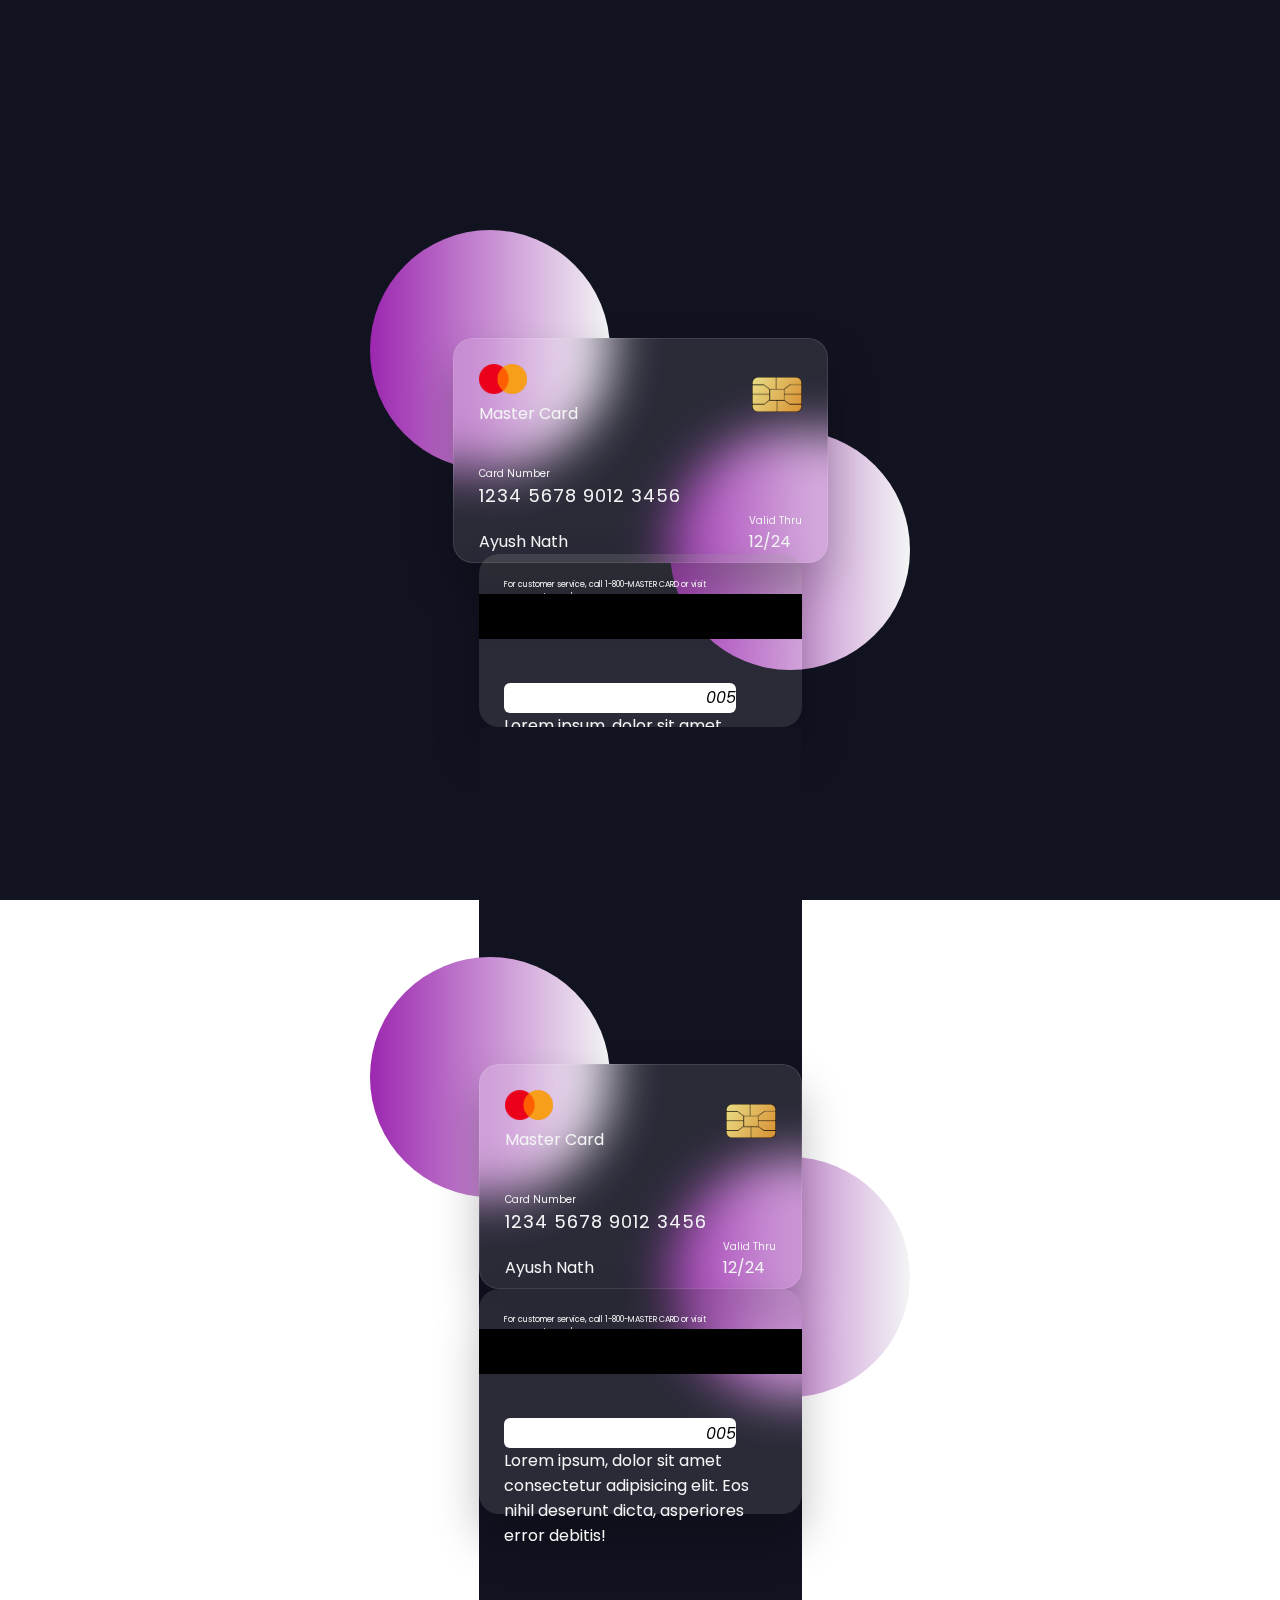
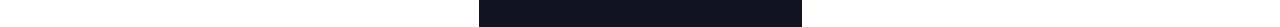
<file: Flipping Card UI design/index.html>
<!DOCTYPE html>
<html lang="en">
<head>
    <meta charset="UTF-8">
    <meta name="viewport" content="width=device-width, initial-scale=1.0">
    <title>Flipping Card UI Design</title>

    <link rel="stylesheet" href="style.css">
</head>
<body>
    <section>
        <div class="container">
            <div class="card front-face">
                <header>
                    <span class="logo">
  <img src="images/logo.png" alt="Logo">
  <h5>Master Card</h5>
</span>
<img src="images/chip.png" alt="EMV chip, a metallic square microprocessor commonly found on credit and debit cards for secure transactions" class="chip">
                </header>
                <div class="card-details">
                    <div class="name-number">
                        <h6>Card Number</h6>
                        <h5 class = "number">1234 5678 9012 3456</h5>
                        <h5 class="name">Ayush Nath</h5>
                    </div>

                    <div class="valid-thru">
                        <h6>Valid Thru</h6>
                        <h5 class="date">12/24</h5>
                </div>
            </div>

            <div class="card back-face">
                <h6>
                    For customer service, call 1-800-MASTER CARD or visit www.mastercard.com</h6>
                    <span class="magnetic-strip"></span>
                    <div class="signature"><i>005</i></div>
                    <h5>Lorem ipsum, dolor sit amet consectetur adipisicing elit. Eos nihil deserunt dicta, asperiores error debitis!</h5>
            </div>
        <!DOCTYPE html>
        <html lang="en">
        <head>
            <meta charset="UTF-8">
            <meta name="viewport" content="width=device-width, initial-scale=1.0">
            <title>Flipping Card UI Design</title>
            <link rel="stylesheet" href="style.css">
        </head>
        <body>
            <section>
                <div class="container">
                    <div class="card front-face">
                        <header>
                            <span class="logo">
                                <img src="images/logo.png" alt="Logo">
                                <h5>Master Card</h5>
                            </span>
                            <img src="images/chip.png" alt="EMV chip, a metallic square microprocessor commonly found on credit and debit cards for secure transactions" class="chip">
                        </header>
                        <div class="card-details">
                            <div class="name-number">
                                <h6>Card Number</h6>
                                <h5 class="number">1234 5678 9012 3456</h5>
                                <h5 class="name">Ayush Nath</h5>
                            </div>
                            <div class="valid-thru">
                                <h6>Valid Thru</h6>
                                <h5 class="date">12/24</h5>
                            </div>
                        </div>
                    </div>

                    <div class="card back-face">
                        <h6>For customer service, call 1-800-MASTER CARD or visit www.mastercard.com</h6>
                        <span class="magnetic-strip"></span>
                        <div class="signature"><i>005</i></div>
                        <h5>Lorem ipsum, dolor sit amet consectetur adipisicing elit. Eos nihil deserunt dicta, asperiores error debitis!</h5>
                    </div>
                </div>
            </section>
        </body>
        </html>
        </div>
    </section>
</body>
</html>
</file>
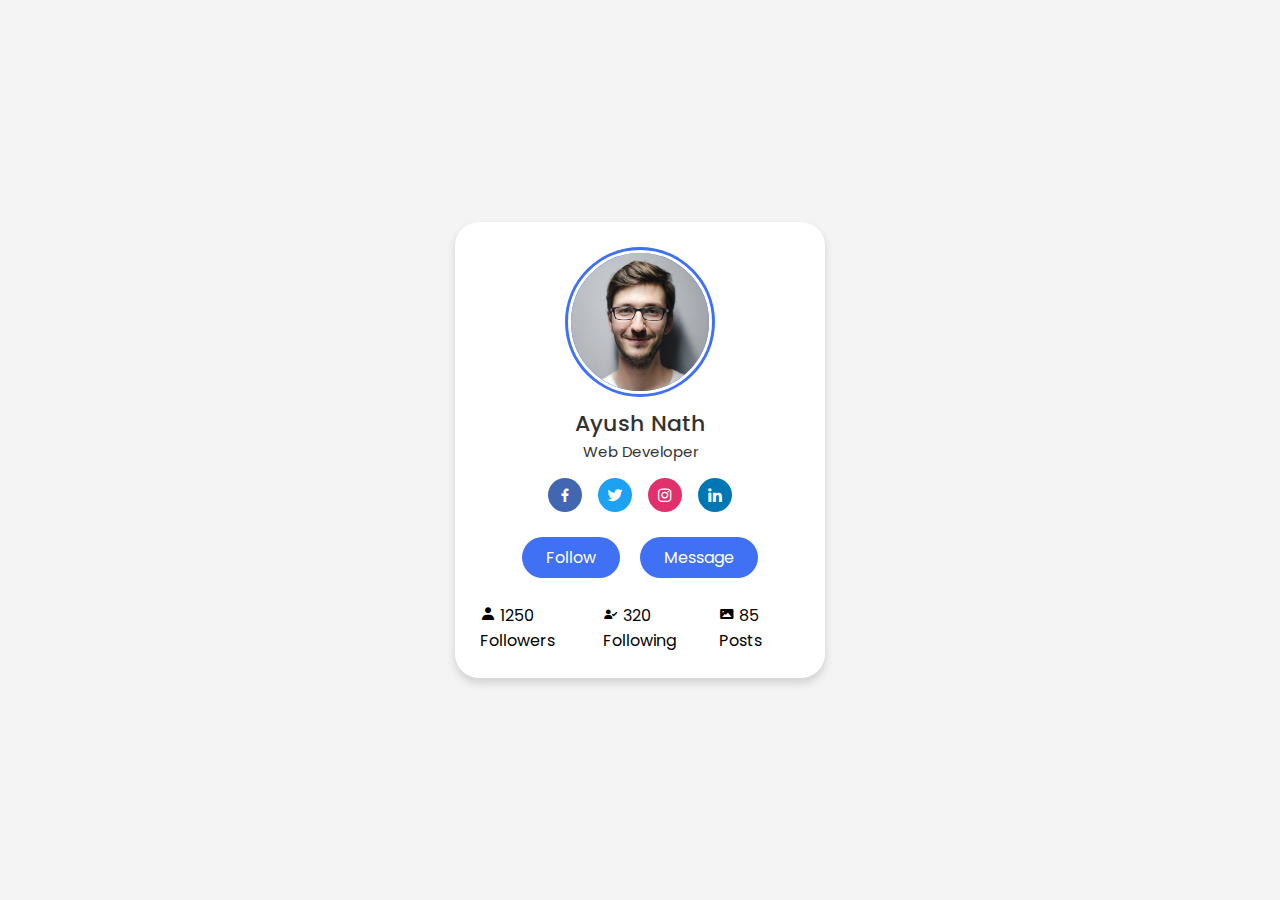
<file: profile ui design/index.html>
<!DOCTYPE html>
<html lang="en">
<head>
    <meta charset="UTF-8">
    <meta name="viewport" content="width=device-width, initial-scale=1.0">
    <title>Profile Card UI Design</title>
    <link rel="stylesheet" href="style.css">

    <link href='https://unpkg.com/boxicons@2.1.4/css/boxicons.min.css' rel='stylesheet'>
</head>
<body> 
    <div class="profile-card">
        <div class="image">
            <img src="profile.jpg" alt="A man with short brown hair and glasses wearing a white shirt, smiling warmly at the camera against a plain gray background." class="profile-img">
        </div>
        <div class="text-data">
            <span class="name">Ayush Nath</span>
            <span class="job">Web Developer</span>
        </div>

        <div class="media-buttons">
            <a href="#" class="media-btn" style="background: #4267b2;"><i class='bx bxl-facebook'></i></a>
            <a href="#" class="media-btn" style="background: #1da1f2;"><i class='bx bxl-twitter'></i></a>
            <a href="#" class="media-btn" style="background: #e1306c;"><i class='bx bxl-instagram'></i></a>
            <a href="#" class="media-btn" style="background: #0077b5;"><i class='bx bxl-linkedin'></i></a>
        </div>

        <div class="buttons">
            <button class="button">Follow</button>
            <button class="button">Message</button>
        </div>

        <div class="analytics">
            <div class="analytics-data">
            <i class='bx bxs-user'></i>
            <span class="number">1250</span>
            <span class="label">Followers</span>
            </div>
            <div class="analytics-data">
            <i class='bx bxs-user-check'></i>
            <span class="number">320</span>
            <span class="label">Following</span>
            </div>
            <div class="analytics-data">
            <i class='bx bxs-image'></i>
            <span class="number">85</span>
            <span class="label">Posts</span>
            </div>
        </div>
    </div>
</body>
</html>
</file>
<file: Flipping Card UI design/style.css>
@import url('https://fonts.googleapis.com/css2?family=Poppins:ital,wght@0,400;0,500;0,600;0,700;1,400;1,500;1,600;1,700&display=swap');

*{
    margin: 0;
    padding: 0;
    box-sizing: border-box;
    font-family: "Poppins", sans-serif;

}


section {
    position: relative;
    min-height: 100vh;
    width: 100%;
    background: #121321;
    display: flex;
    align-items: center;
    justify-content: center;
    color: #f3f5f5;

}

section::before{
    content: "";
    position: absolute;
    height: 240px;
    width: 240px;
    border-radius: 50%;
    transform: translate(-150px, -100px);
    background: linear-gradient(90deg, #9c27b0, #f3f5f5);
}


section::after{
    content: "";
    position: absolute;
    height: 240px;
    width: 240px;
    border-radius: 50%;
    transform: translate(150px, 100px);
    background: linear-gradient(90deg, #9c27b0, #f3f5f5);
}

.container{
    position: relative;
    height: 225px;
    width: 375px;
    z-index: 100;
}

.container .card{
    height:100%;
    width:100%;
    padding: 25px;
    border-radius: 20px;
    background:rgba(255, 255, 255, 0.1);
    backdrop-filter: blur(25px);
    box-shadow: 0 25px 45px rgba(0, 0, 0, 0.25);
    border: 1px solid rgba(255, 255, 255, 0.1);
}
.logo img{
    width: 48px;
    margin-right: 10px;
}

.front-face .chip{
    width: 50px;
}

h5{
    font-size: 16px;
    font-weight: 400;
}

.front-face header{
    justify-content: space-between;
    align-items: center;
    display: flex;
}

.front-face .card-details{
    display: flex;
    align-items: flex-end;
    justify-content: space-between;
    margin-top: 40px;
}

h6{
    font-size: 10px;
    font-weight: 400;
}

h5.number{
    font-size: 18px;
    letter-spacing: 1px;

}

h5.name{
    margin-top: 20px;

}

.card.back-face{
    border: none;

}

.card.back-face h6{
    font-size: 8px;
}

.card.back-face .magnetic-strip{
    position: absolute;
    top: 40px;
    left: 0;
    height: 45px;
    width: 100%;
    background: #000;
}

.card.back-face .signature{
    margin-top: 80px;
    justify-content: flex-end;
    display: flex;
    align-items: center;
    height: 30px;
    width: 85%;
    border-radius: 6px;
    background: #fff;
}

.signature i{
    color: #000;
}
.card {
    width: 400px;
    height: 250px;
}

.front-face,
.back-face {
    width: 100%;
    height: 100%;
}
</file>
<file: profile ui design/style.css>
@import url('https://fonts.googleapis.com/css2?family=Poppins:ital,wght@0,100;0,200;0,300;0,400;0,500;0,600;0,700;0,800;0,900;1,100;1,200;1,300;1,400;1,500;1,600;1,700;1,800;1,900&display=swap');

*{
    margin: 0;
    padding: 0;
    box-sizing: border-box;
    font-family: "Poppins", sans-serif;
}

body{
    height: 100vh;
    display: flex;
    justify-content: center;
    align-items: center;
    background-color: #f4f4f4;
}

.profile-card{
    display: flex;
    flex-direction: column;
    align-items: center;
    max-width: 370px;
    width: 100%;
    background-color: #fff;
    border-radius: 24px;
    padding: 25px;
    box-shadow: 0 5px 10px rgba(0,0,0,0.15);
}

.profile-card::before{
    content: '';
    position: relative;
    top: 0;
    left: 0;
    height: 36%;
    width: 100%;
    background-color: #4070f4;
    border-radius: 24px 24px 0 0;

   
}

.image{
    position:relative;
    height: 150px;
    width: 150px;
    border-radius: 50%;
    background-color: #4070f4;
    padding: 3px;
    margin-bottom: 10px;
}

.image .profile-img{
    height: 100%;
    width: 100%;
    object-fit: cover;
    border-radius: 50%;
    border: 3px solid #fff;

}

.profile-card .text-data{
    display:flex;
    flex-direction: column;
    align-items: center;
    color: #333;
}

.text-data .name{
    font-size: 22px;
    font-weight: 500;
}

.text-data .job{
    font-size: 15px;
    font-weight: 400;
}

.profile-card .media-buttons{
    display: flex;
    align-items: center;
    margin-top: 15px;
}

.media-buttons .media-btn{
    display: flex;
    justify-content: center;
    align-items: center;
    color: #fff;
    font-size: 18px;
    height: 34px;
    width: 34px;
    border-radius: 50%;
    margin: 0 8px;
    background-color: #4070f4;
    text-decoration: none;

}

.profile-card .buttons{
    display: flex;
    align-items: center;
    margin-top: 25px;
}

.buttons .button{
    color: #fff;
    background-color: #4070f4;
    font-size: 16px;
    font-weight: 400;
    border: none;
    margin: 0 10px;
    padding: 8px 24px;
    border-radius: 24px;
    cursor: pointer;
    transition: all 0.3s ease;

}

.buttons .button:hover{
    background-color: #034bf1;
}

.profile-card .analytics{
    display: flex;
    align-items: center;
    margin-top: 25px;
}

.analytics .data{
    display: flex;
    align-items: center;
    color: #333;
    padding: 0 20px;
    border-right: 2px solid #e7e7e7;

}

.data i{
    font-size: 18px;
    margin-right: 8px;
}

.analytics .data:last-child{
    border-right: none;
}
</file>
